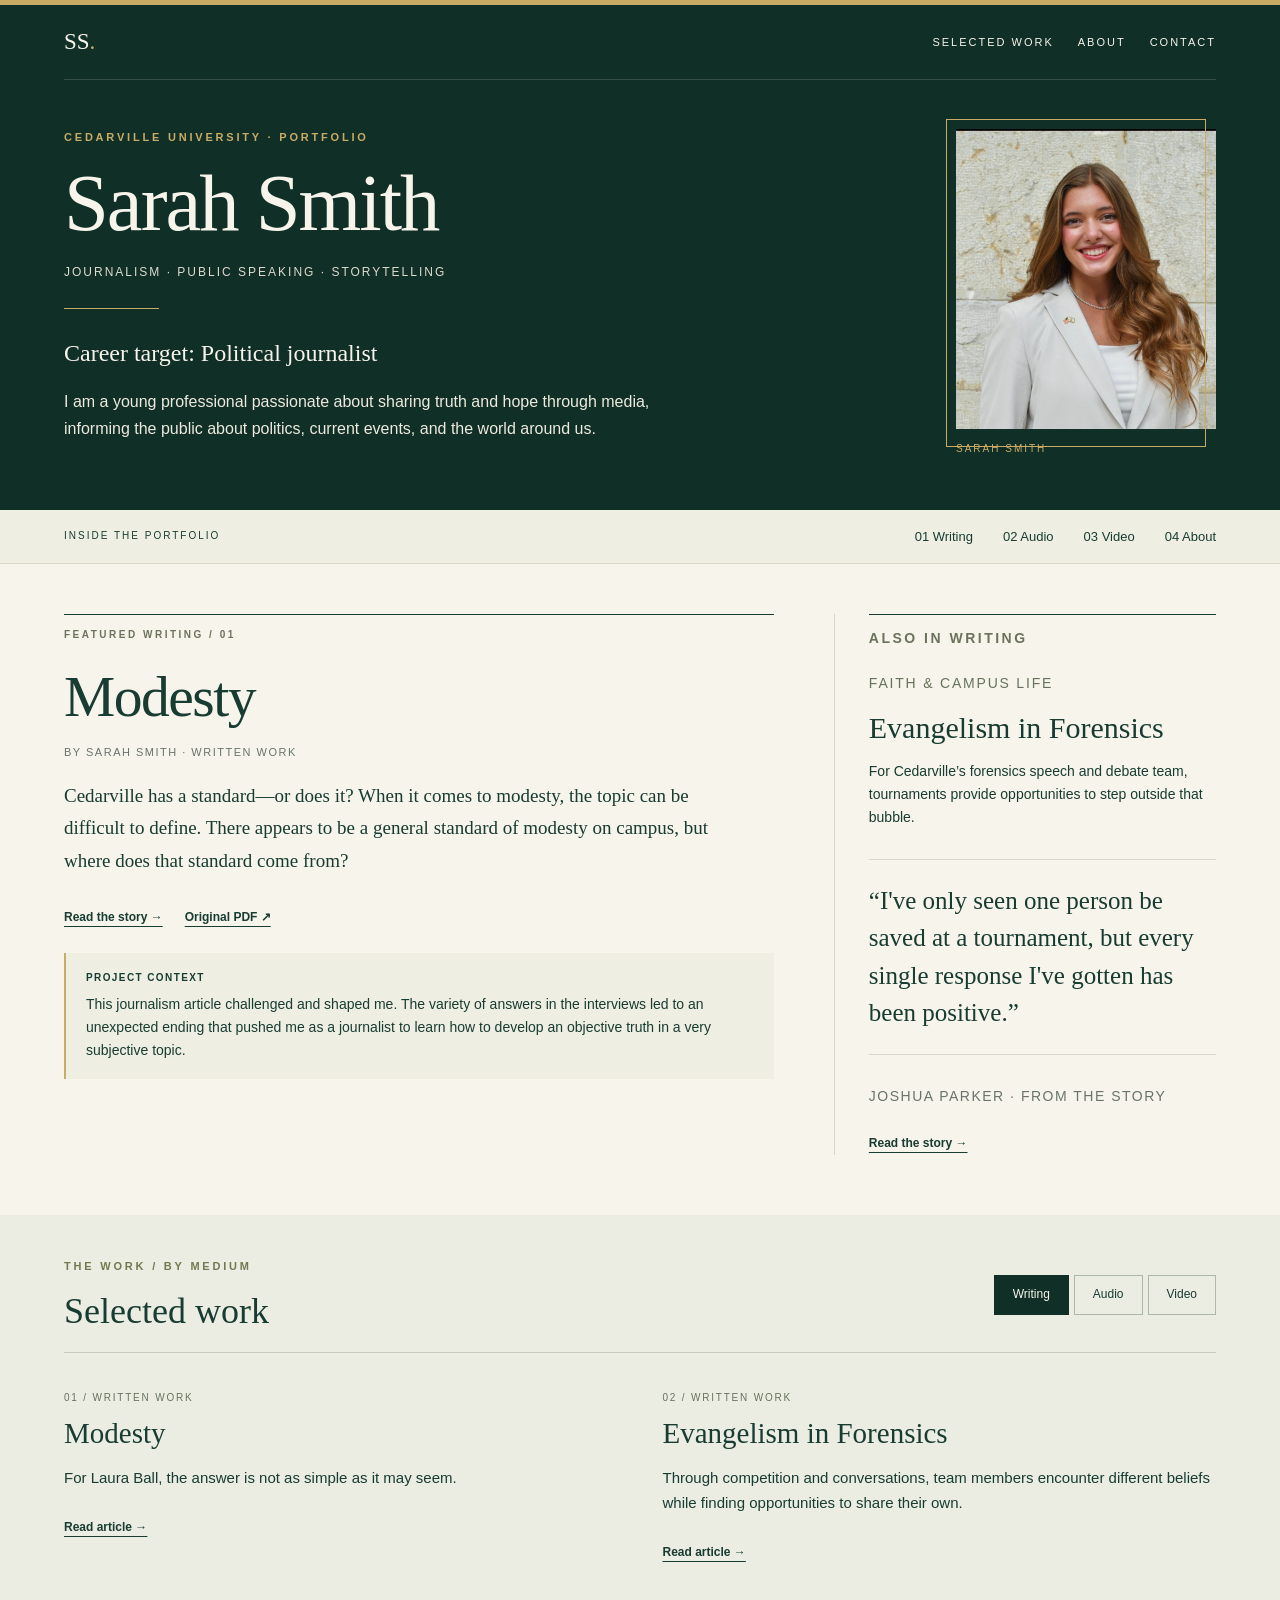
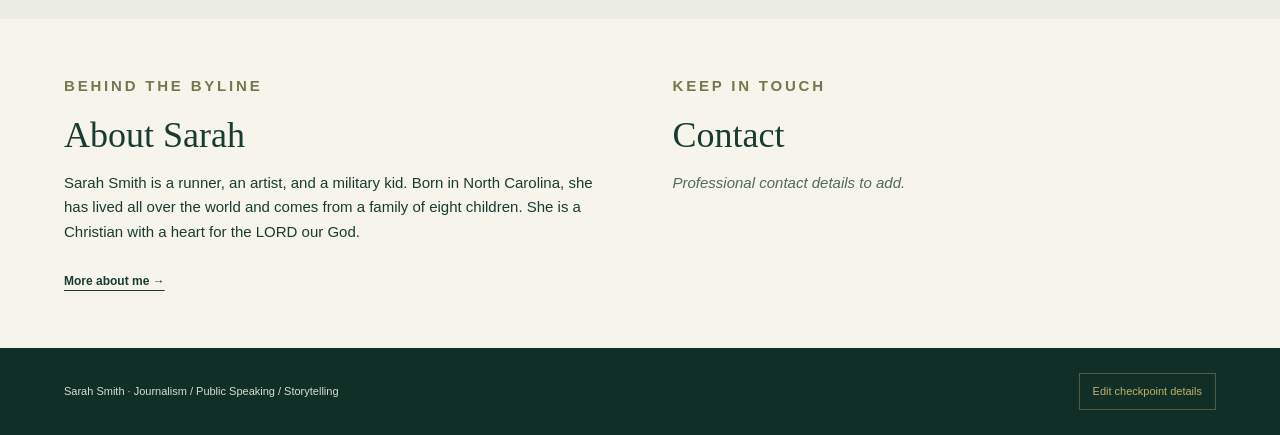
<file: index.html>
<!doctype html>
<html lang="en"><head><meta charset="UTF-8"><meta name="viewport" content="width=device-width,initial-scale=1"><meta name="description" content="Sarah Smith — journalism, public speaking and storytelling. Writing, radio and video portfolio."><title>Sarah Smith | Journalism & Storytelling</title><link rel="stylesheet" href="style.css"></head>
<body><a class="skip" href="#main">Skip to content</a>
<div class="draft-note" id="draft-note">Checkpoint draft · Add your branding statement and project context before submitting. <button type="button" data-edit>Edit my details</button></div>
<header class="masthead"><div class="wrap topline"><a href="#" class="wordmark">SS<span style="color:var(--gold)">.</span></a><nav aria-label="Main navigation"><a href="#work">Selected work</a><a href="about.html">About</a><a href="#contact">Contact</a></nav></div>
<div class="wrap identity"><div><p class="eyebrow">Cedarville University · Portfolio</p><h1>Sarah Smith</h1><p class="disciplines">Journalism · Public Speaking · Storytelling</p><div class="rule"></div><p class="target" data-copy="target">Career target: Political journalist</p><p class="brand" data-copy="brand">I am a young professional passionate about sharing truth and hope through media, informing the public about politics, current events, and the world around us.</p></div><figure class="portrait"><img src="assets/headshot.jpg" alt="Sarah Smith smiling in a professional headshot" width="1000" height="1250"><figcaption>Sarah Smith</figcaption></figure></div></header>
<div class="contents"><div class="wrap"><p>Inside the portfolio</p><nav aria-label="Content areas"><a href="#work" data-tab="writing">01 Writing</a><a href="#work" data-tab="audio">02 Audio</a><a href="#work" data-tab="video">03 Video</a><a href="about.html">04 About</a></nav></div></div>
<main id="main"><section class="wrap feature" aria-labelledby="featured-title"><article><p class="section-label">Featured writing / 01</p><h2 id="featured-title">Modesty</h2><p class="byline">By Sarah Smith · Written work</p><p class="excerpt">Cedarville has a standard—or does it? When it comes to modesty, the topic can be difficult to define. There appears to be a general standard of modesty on campus, but where does that standard come from?</p><a class="link" href="modesty.html">Read the story →</a><a class="link" href="assets/modesty.pdf" target="_blank" rel="noopener">Original PDF ↗</a><div class="context"><strong>Project context</strong><div data-copy="context">This journalism article challenged and shaped me. The variety of answers in the interviews led to an unexpected ending that pushed me as a journalist to learn how to develop an objective truth in a very subjective topic.</div></div></article><aside class="sidebar"><p class="section-label">Also in writing</p><p class="medium">Faith &amp; campus life</p><h3>Evangelism in Forensics</h3><p>For Cedarville’s forensics speech and debate team, tournaments provide opportunities to step outside that bubble.</p><blockquote class="quote">“I've only seen one person be saved at a tournament, but every single response I've gotten has been positive.”</blockquote><p class="byline">Joshua Parker · From the story</p><a class="link" href="evangelism-in-forensics.html">Read the story →</a></aside></section>
<section class="archive" id="work"><div class="wrap"><div class="archive-head"><div><p class="eyebrow" style="color:#73794f">The work / By medium</p><h2>Selected work</h2></div><div class="tabs" role="tablist" aria-label="Work categories"><button id="tab-writing" role="tab" aria-selected="true" aria-controls="panel-writing" data-tab="writing">Writing</button><button id="tab-audio" role="tab" aria-selected="false" aria-controls="panel-audio" tabindex="-1" data-tab="audio">Audio</button><button id="tab-video" role="tab" aria-selected="false" aria-controls="panel-video" tabindex="-1" data-tab="video">Video</button></div></div>
<div id="panel-writing" role="tabpanel" aria-labelledby="tab-writing"><div class="writing-list"><article class="work"><span class="medium">01 / Written work</span><h3>Modesty</h3><p>For Laura Ball, the answer is not as simple as it may seem.</p><a class="link" href="modesty.html">Read article →</a></article><article class="work"><span class="medium">02 / Written work</span><h3>Evangelism in Forensics</h3><p>Through competition and conversations, team members encounter different beliefs while finding opportunities to share their own.</p><a class="link" href="evangelism-in-forensics.html">Read article →</a></article></div></div>
<div id="panel-audio" role="tabpanel" aria-labelledby="tab-audio" hidden><div class="media-layout"><article class="work"><span class="medium">03 / Radio story &amp; script</span><h3>ALT 2 Recap</h3><audio controls preload="metadata" style="width:100%;margin:12px 0" aria-label="Sarah Smith’s ALT Night radio story"><source src="assets/alt-night.mp3" type="audio/mpeg">Your browser cannot play this audio. <a href="assets/alt-night.mp3">Download the radio story</a>.</audio><p class="script">Excitement is building at Cedarville University as students look forward to ALT Night Two this weekend.</p><a class="link" href="alt-night-script.html">Read the script →</a><a class="link" href="assets/alt-night-script.pdf" target="_blank" rel="noopener">Original PDF ↗</a></article><div><p class="section-label">Audio / ALT Night Two</p><p>Listen to the radio story, or read the supplied script.</p><a class="link" href="assets/alt-night.mp3" download>Download audio ↓</a></div></div></div>
<div id="panel-video" role="tabpanel" aria-labelledby="tab-video" hidden><div class="media-layout"><video controls playsinline preload="none" poster="assets/video-poster.jpg" aria-label="ALT Night Two video"><source src="assets/alt-night-video.mp4" type="video/mp4">Your browser cannot play this video. <a href="assets/alt-night-video.mp4">Download the ALT Night Two video</a>.</video><article class="work"><span class="medium">04 / Video</span><h3>ALT Night Two</h3><p>57 seconds · Video</p><p class="pending">Your role, project context, and captions still to add.</p><a class="link" href="assets/alt-night-video.mp4" download>Download video ↓</a></article></div></div>
</div></section>
<section id="about" class="wrap about"><div><p class="eyebrow" style="color:#73794f">Behind the byline</p><h2>About Sarah</h2><p data-copy="bio">Sarah Smith is a runner, an artist, and a military kid. Born in North Carolina, she has lived all over the world and comes from a family of eight children. She is a Christian with a heart for the LORD our God.</p><a class="link" href="about.html">More about me →</a></div><div id="contact"><p class="eyebrow" style="color:#73794f">Keep in touch</p><h2>Contact</h2><p id="contact-copy" class="pending">Professional contact details to add.</p><a id="email-link" class="link" hidden></a><a id="linkedin-link" class="link" target="_blank" rel="noopener" hidden>LinkedIn ↗</a></div></section></main>
<footer class="footer"><div class="wrap"><span>Sarah Smith · Journalism / Public Speaking / Storytelling</span><button type="button" data-edit>Edit checkpoint details</button></div></footer>
<dialog id="editor"><form id="details-form"><h2>Make it yours</h2><p>Add your own wording. Save updates this preview in this browser. Download updated homepage to keep the changes for publishing.</p><label for="target">Career target</label><input id="target" name="target" value="Career target: Political journalist"><label for="brand">One-sentence branding statement</label><textarea id="brand" name="brand" placeholder="Who are you, what value do you bring, and where are you headed?"></textarea><label for="context">Featured project context — 2–3 sentences</label><textarea id="context" name="context" placeholder="What is Modesty? What was your role? Which skills does it demonstrate?"></textarea><label for="bio">About you — optional for this checkpoint</label><textarea id="bio" name="bio"></textarea><label for="email">Professional email — optional</label><input type="email" id="email" name="email"><label for="linkedin">LinkedIn URL — optional</label><input type="url" id="linkedin" name="linkedin" placeholder="https://www.linkedin.com/in/..."><label for="plan">Completion plan for your Canvas comment — 2–3 sentences</label><textarea id="plan" name="plan" placeholder="What will you add or improve? When will you finish it?"></textarea><p>Your completion plan stays here for copying into Canvas; it is not displayed on the public portfolio.</p><div class="actions"><button type="submit">Save my wording</button><button type="button" class="secondary" id="download-page">Download updated homepage</button><button type="button" class="secondary" id="close-editor">Close</button></div><p id="status" role="status"></p></form></dialog>
<script type="application/json" id="portfolio-data">{"bio":"Sarah Smith is a runner, an artist, and a military kid. Born in North Carolina, she has lived all over the world and comes from a family of eight children. She is a Christian with a heart for the LORD our God.","context":"This journalism article challenged and shaped me. The variety of answers in the interviews led to an unexpected ending that pushed me as a journalist to learn how to develop an objective truth in a very subjective topic.","brand":"I am a young professional passionate about sharing truth and hope through media, informing the public about politics, current events, and the world around us."}</script>
<script>
(function(){
 const key='sarah-portfolio-checkpoint-v1';
 const embedded=JSON.parse(document.getElementById('portfolio-data').textContent);
 let saved={};try{saved=JSON.parse(localStorage.getItem(key)||'{}')}catch(e){}
 let data={target:'Career target: Political journalist',...embedded,...saved};
 const form=document.getElementById('details-form'),dialog=document.getElementById('editor');
 function render(){
  const fallback={target:'Career target: Political journalist',brand:'Your one-sentence branding statement goes here.',context:'Add 2–3 sentences: what this project is, your role, and the skills it demonstrates.',bio:'Your introduction, professional interests, and motivation can go here.'};['target','brand','context','bio'].forEach(k=>{const el=document.querySelector('[data-copy="'+k+'"]');el.textContent=data[k]||fallback[k];el.classList.toggle('pending',!data[k])});
  for(const k of ['target','brand','context','bio','email','linkedin','plan'])form.elements[k].value=data[k]||'';
  const email=document.getElementById('email-link');email.hidden=!data.email;if(data.email){email.textContent=data.email;email.href='mailto:'+data.email}
  const linked=document.getElementById('linkedin-link');let valid=false;try{const u=new URL(data.linkedin);valid=u.protocol==='https:'&&(u.hostname==='linkedin.com'||u.hostname.endsWith('.linkedin.com'))}catch(e){}linked.hidden=!valid;if(valid)linked.href=data.linkedin;
  document.getElementById('contact-copy').hidden=!!data.email||valid;
  document.getElementById('draft-note').hidden=!!data.brand&&!!data.context;
 }
 function collect(){for(const k of ['target','brand','context','bio','email','linkedin','plan'])data[k]=form.elements[k].value.trim();}
 function save(){collect();try{localStorage.setItem(key,JSON.stringify(data))}catch(e){}render();}
 document.querySelectorAll('[data-edit]').forEach(b=>b.addEventListener('click',()=>dialog.showModal()));
 document.getElementById('close-editor').onclick=()=>dialog.close();
 form.onsubmit=e=>{e.preventDefault();save();document.getElementById('status').textContent='Saved in this browser. Download the updated homepage to keep these changes for publishing.'};
 document.getElementById('download-page').onclick=()=>{save();const copy=document.documentElement.cloneNode(true);copy.querySelector('#portfolio-data').textContent=JSON.stringify(data).replace(/</g,'\u003c');copy.querySelector('#editor').removeAttribute('open');copy.querySelector('#status').textContent='';const blob=new Blob(['<!doctype html>\n'+copy.outerHTML],{type:'text/html'});const url=URL.createObjectURL(blob);const a=document.createElement('a');a.href=url;a.download='index.html';a.click();setTimeout(()=>URL.revokeObjectURL(url),1500);document.getElementById('status').textContent='Downloaded index.html. Replace the original index.html in your portfolio folder with this file.'};
 function select(name,focus){document.querySelectorAll('[role="tab"]').forEach(b=>{const on=b.dataset.tab===name;b.setAttribute('aria-selected',String(on));b.tabIndex=on?0:-1;if(on&&focus)b.focus()});document.querySelectorAll('[role="tabpanel"]').forEach(p=>p.hidden=p.id!=='panel-'+name);if(name!=='video')document.querySelector('video').pause();}
 document.querySelectorAll('[data-tab]').forEach(b=>b.addEventListener('click',()=>select(b.dataset.tab,false)));
 document.querySelector('[role="tablist"]').addEventListener('keydown',e=>{const names=['writing','audio','video'];let n=names.indexOf(document.activeElement.dataset.tab);if(e.key==='ArrowRight')n=(n+1)%3;else if(e.key==='ArrowLeft')n=(n+2)%3;else if(e.key==='Home')n=0;else if(e.key==='End')n=2;else return;e.preventDefault();select(names[n],true)});
 render();
})();
</script></body></html>
</file>
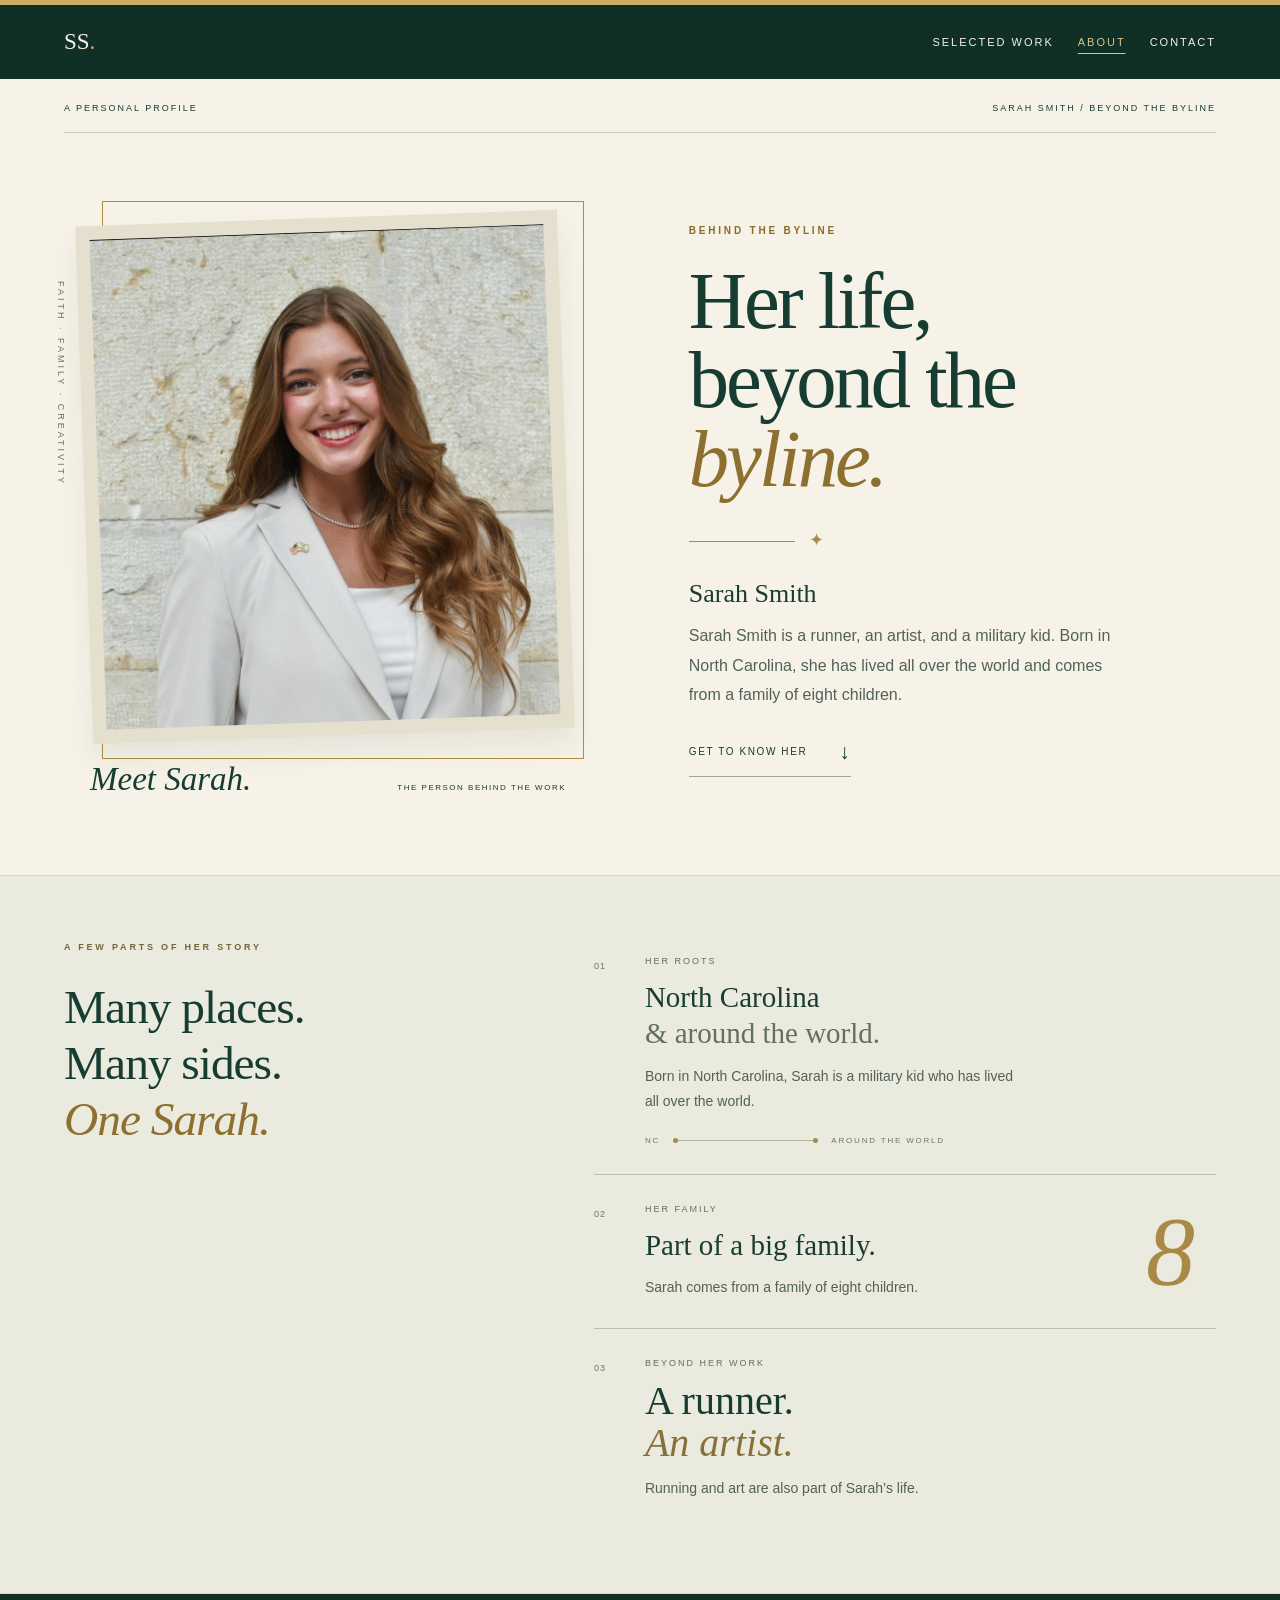
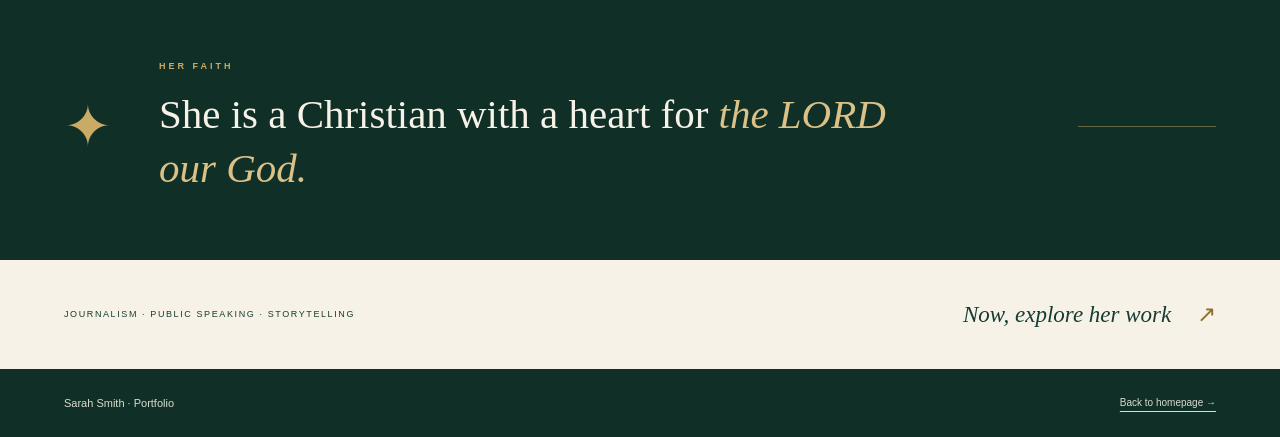
<file: about.html>
<!doctype html>
<html lang="en">
<head>
  <meta charset="UTF-8">
  <meta name="viewport" content="width=device-width,initial-scale=1">
  <meta name="description" content="Get to know Sarah Smith: runner, artist, military kid, and Christian with a heart for the Lord.">
  <title>Beyond the Byline | Sarah Smith</title>
  <link rel="stylesheet" href="style.css">
  <link rel="stylesheet" href="about.css">
</head>
<body class="profile-page">
  <a class="skip" href="#main">Skip to content</a>
  <header class="profile-header">
    <div class="wrap topline">
      <a class="wordmark" href="index.html" aria-label="Sarah Smith homepage">SS<span class="gold">.</span></a>
      <nav aria-label="Main navigation">
        <a href="index.html#work">Selected work</a>
        <a href="about.html" aria-current="page">About</a>
        <a href="index.html#contact">Contact</a>
      </nav>
    </div>
  </header>
  <main id="main">
    <section class="profile-opening wrap" aria-labelledby="profile-title">
      <div class="opening-line"><span>A personal profile</span><span>Sarah Smith / Beyond the byline</span></div>
      <div class="profile-spread">
        <figure class="portrait-spread">
          <div class="portrait-outline" aria-hidden="true"></div>
          <div class="photo-mat"><img src="assets/headshot.jpg" alt="Sarah Smith smiling in a cream blazer" width="1000" height="1250"></div>
          <figcaption><span>Meet Sarah.</span><span class="portrait-note">The person behind the work</span></figcaption>
          <span class="portrait-side" aria-hidden="true">Faith · Family · Creativity</span>
        </figure>
        <div class="profile-intro">
          <p class="eyebrow">Behind the byline</p>
          <h1 id="profile-title">Her life, <br>beyond the <br><em>byline.</em></h1>
          <div class="intro-divider" aria-hidden="true"><span></span><i>✦</i></div>
          <h2>Sarah Smith</h2>
          <p class="intro-copy">Sarah Smith is a runner, an artist, and a military kid. Born in North Carolina, she has lived all over the world and comes from a family of eight children.</p>
          <a href="#her-story" class="story-link">Get to know her <span aria-hidden="true">↓</span></a>
        </div>
      </div>
    </section>
    <section id="her-story" class="story-section" aria-labelledby="story-title">
      <div class="wrap story-layout">
        <div class="story-title"><p class="eyebrow">A few parts of her story</p><h2 id="story-title">Many places. <br>Many sides. <br><em>One Sarah.</em></h2></div>
        <div class="story-details">
          <article class="story-entry origins-entry">
            <span class="entry-number" aria-hidden="true">01</span>
            <div><p class="entry-label">Her roots</p><h3>North Carolina<br><span>&amp; around the world.</span></h3><p>Born in North Carolina, Sarah is a military kid who has lived all over the world.</p><div class="place-line" aria-hidden="true"><span>NC</span><i></i><span>Around the world</span></div></div>
          </article>
          <article class="story-entry family-entry">
            <span class="entry-number" aria-hidden="true">02</span>
            <div class="family-copy"><p class="entry-label">Her family</p><h3>Part of a big family.</h3><p>Sarah comes from a family of eight children.</p></div><span class="family-eight" aria-hidden="true">8</span>
          </article>
          <article class="story-entry interests-entry">
            <span class="entry-number" aria-hidden="true">03</span>
            <div><p class="entry-label">Beyond her work</p><h3>A runner.<br><em>An artist.</em></h3><p>Running and art are also part of Sarah’s life.</p></div>
          </article>
        </div>
      </div>
    </section>
    <section class="faith-panel" aria-labelledby="faith-title">
      <div class="wrap faith-inner">
        <div class="faith-symbol" aria-hidden="true">✦</div>
        <div><p class="eyebrow" id="faith-title">Her faith</p><p class="faith-copy">She is a Christian with a heart for <em>the LORD our God.</em></p></div>
        <span class="faith-rule" aria-hidden="true"></span>
      </div>
    </section>
    <section class="profile-closing wrap" aria-label="Explore Sarah’s portfolio"><p>Journalism · Public speaking · Storytelling</p><a href="index.html#work">Now, explore her work <span aria-hidden="true">↗</span></a></section>
  </main>
  <footer class="footer"><div class="wrap"><span>Sarah Smith · Portfolio</span><a href="index.html">Back to homepage →</a></div></footer>
</body>
</html>
</file>
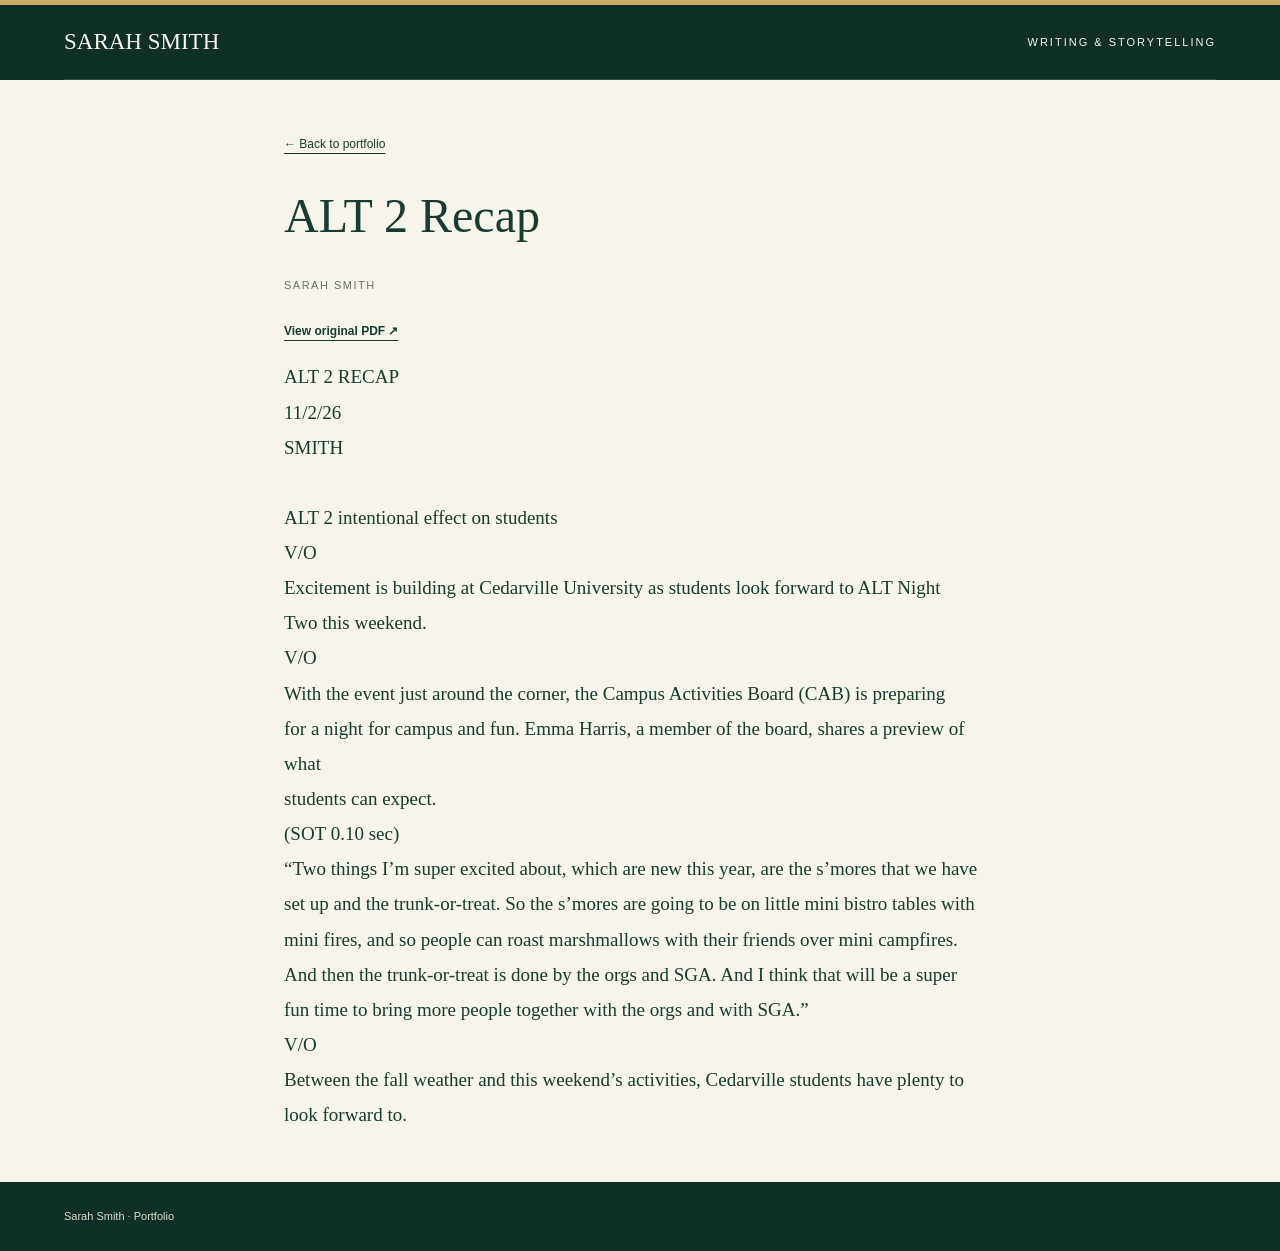
<file: alt-night-script.html>
<!doctype html><html lang="en"><head><meta charset="UTF-8"><meta name="viewport" content="width=device-width,initial-scale=1"><title>ALT 2 Recap | Sarah Smith</title><link rel="stylesheet" href="style.css"></head><body><header class="masthead"><div class="wrap topline"><a class="wordmark" href="index.html">Sarah Smith</a><span>Writing &amp; storytelling</span></div></header><main class="reader"><a class="back" href="index.html#work">← Back to portfolio</a><h1>ALT 2 Recap</h1><p class="byline">Sarah Smith</p><p><a class="link" href="assets/alt-night-script.pdf">View original PDF ↗</a></p><div class="article-text">ALT 2 RECAP 
11/2/26 
SMITH 
 
ALT 2 intentional effect on students  
V/O 
Excitement is building at Cedarville University as students look forward to ALT Night 
Two this weekend. 
V/O 
With the event just around the corner, the Campus Activities Board (CAB) is preparing 
for a night for campus and fun. Emma Harris, a member of the board, shares a preview of what 
students can expect. 
(SOT 0.10 sec) 
“Two things I’m super excited about, which are new this year, are the s’mores that we have 
set up and the trunk-or-treat. So the s’mores are going to be on little mini bistro tables with 
mini fires, and so people can roast marshmallows with their friends over mini campfires. 
And then the trunk-or-treat is done by the orgs and SGA. And I think that will be a super 
fun time to bring more people together with the orgs and with SGA.” 
V/O 
Between the fall weather and this weekend’s activities, Cedarville students have plenty to 
look forward to.</div></main><footer class="footer"><div class="wrap">Sarah Smith · Portfolio</div></footer></body></html>
</file>
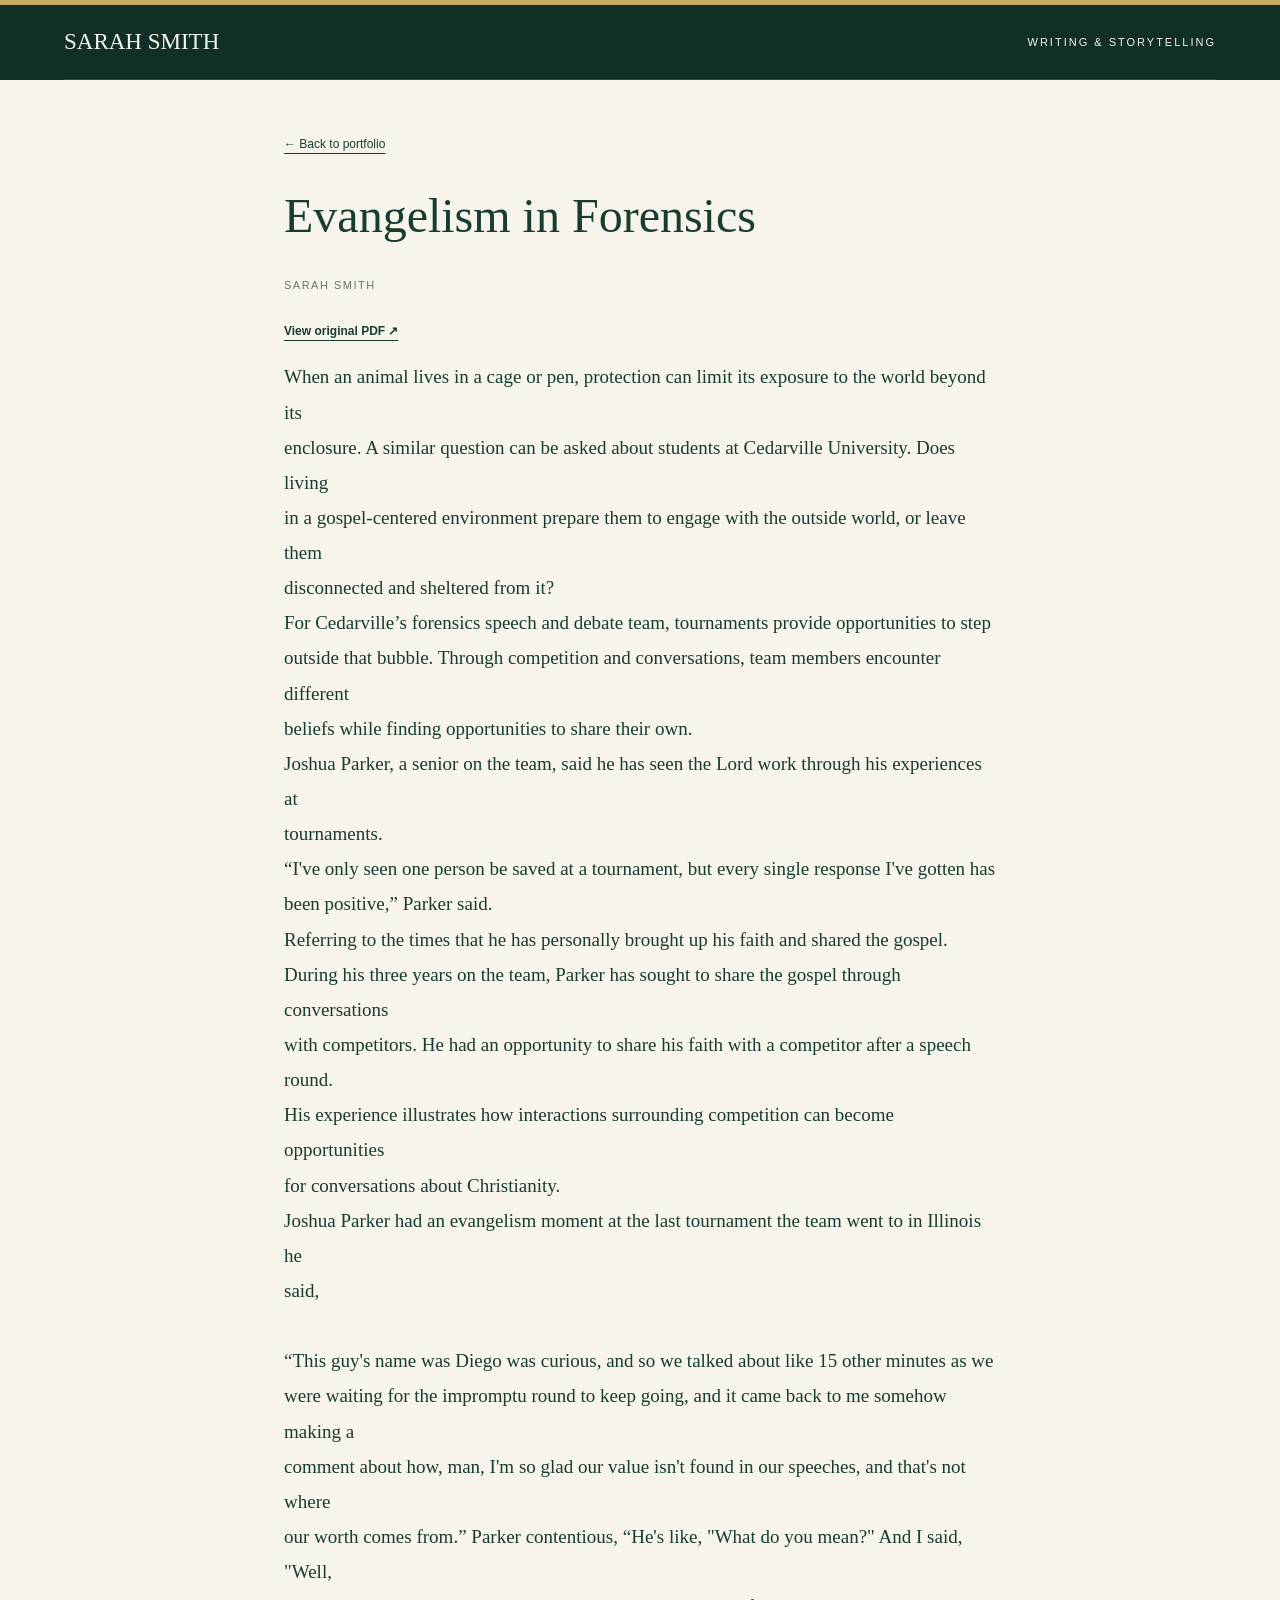
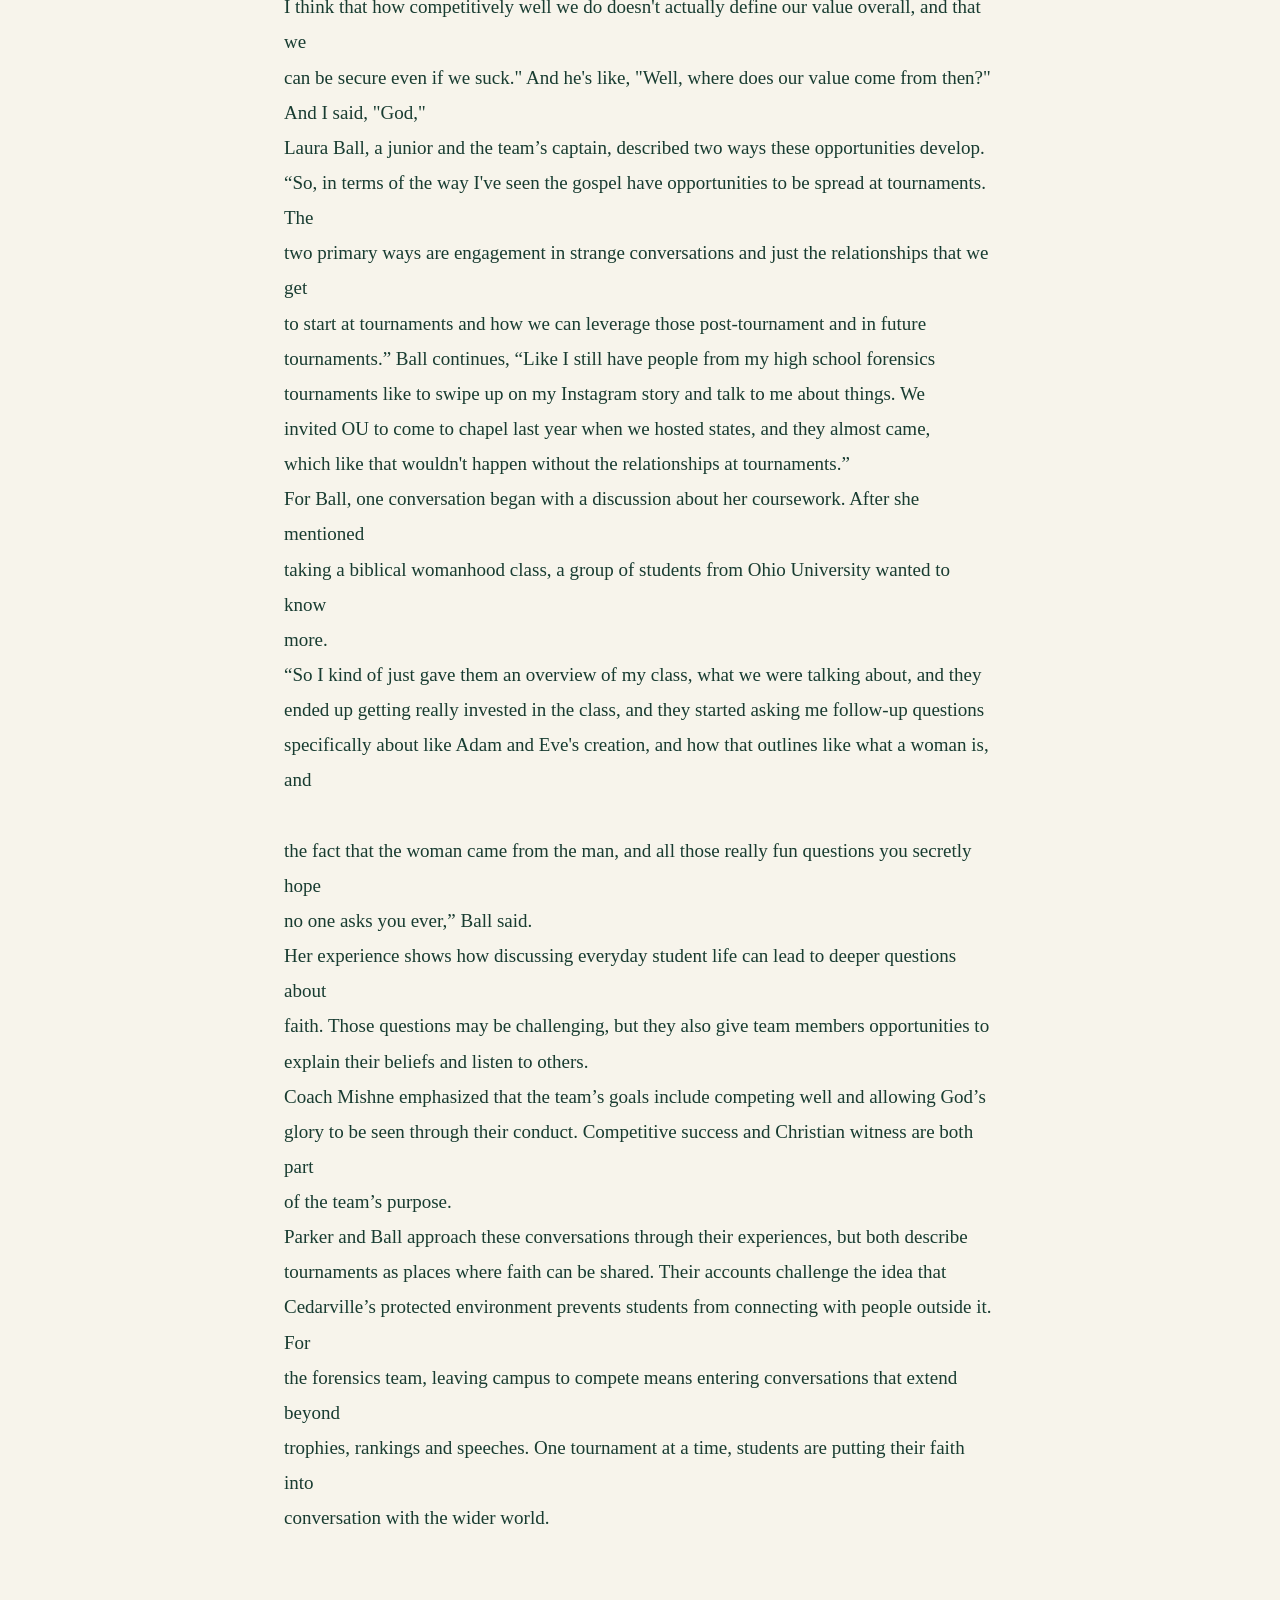
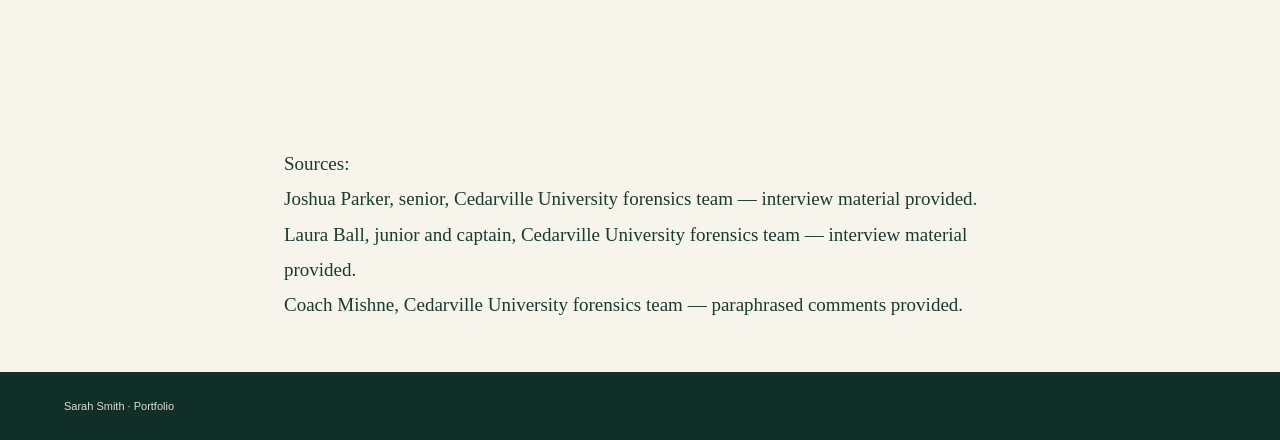
<file: evangelism-in-forensics.html>
<!doctype html><html lang="en"><head><meta charset="UTF-8"><meta name="viewport" content="width=device-width,initial-scale=1"><title>Evangelism in Forensics | Sarah Smith</title><link rel="stylesheet" href="style.css"></head><body><header class="masthead"><div class="wrap topline"><a class="wordmark" href="index.html">Sarah Smith</a><span>Writing &amp; storytelling</span></div></header><main class="reader"><a class="back" href="index.html#work">← Back to portfolio</a><h1>Evangelism in Forensics</h1><p class="byline">Sarah Smith</p><p><a class="link" href="assets/evangelism-in-forensics.pdf">View original PDF ↗</a></p><div class="article-text">When an animal lives in a cage or pen, protection can limit its exposure to the world beyond its 
enclosure. A similar question can be asked about students at Cedarville University. Does living 
in a gospel-centered environment prepare them to engage with the outside world, or leave them 
disconnected and sheltered from it? 
For Cedarville’s forensics speech and debate team, tournaments provide opportunities to step 
outside that bubble. Through competition and conversations, team members encounter different 
beliefs while finding opportunities to share their own. 
Joshua Parker, a senior on the team, said he has seen the Lord work through his experiences at 
tournaments. 
“I&#x27;ve only seen one person be saved at a tournament, but every single response I&#x27;ve gotten has 
been positive,” Parker said. 
Referring to the times that he has personally brought up his faith and shared the gospel.  
During his three years on the team, Parker has sought to share the gospel through conversations 
with competitors. He had an opportunity to share his faith with a competitor after a speech round. 
His experience illustrates how interactions surrounding competition can become opportunities 
for conversations about Christianity. 
Joshua Parker had an evangelism moment at the last tournament the team went to in Illinois he 
said, 

“This guy&#x27;s name was Diego was curious, and so we talked about like 15 other minutes as we 
were waiting for the impromptu round to keep going, and it came back to me somehow making a 
comment about how, man, I&#x27;m so glad our value isn&#x27;t found in our speeches, and that&#x27;s not where 
our worth comes from.” Parker contentious, “He&#x27;s like, &quot;What do you mean?&quot; And I said, &quot;Well, 
I think that how competitively well we do doesn&#x27;t actually define our value overall, and that we 
can be secure even if we suck.&quot; And he&#x27;s like, &quot;Well, where does our value come from then?&quot; 
And I said, &quot;God,&quot; 
Laura Ball, a junior and the team’s captain, described two ways these opportunities develop. 
“So, in terms of the way I&#x27;ve seen the gospel have opportunities to be spread at tournaments. The 
two primary ways are engagement in strange conversations and just the relationships that we get 
to start at tournaments and how we can leverage those post-tournament and in future 
tournaments.” Ball continues, “Like I still have people from my high school forensics 
tournaments like to swipe up on my Instagram story and talk to me about things. We 
invited OU to come to chapel last year when we hosted states, and they almost came, 
which like that wouldn&#x27;t happen without the relationships at tournaments.”  
For Ball, one conversation began with a discussion about her coursework. After she mentioned 
taking a biblical womanhood class, a group of students from Ohio University wanted to know 
more. 
“So I kind of just gave them an overview of my class, what we were talking about, and they 
ended up getting really invested in the class, and they started asking me follow-up questions 
specifically about like Adam and Eve&#x27;s creation, and how that outlines like what a woman is, and 

the fact that the woman came from the man, and all those really fun questions you secretly hope 
no one asks you ever,” Ball said. 
Her experience shows how discussing everyday student life can lead to deeper questions about 
faith. Those questions may be challenging, but they also give team members opportunities to 
explain their beliefs and listen to others. 
Coach Mishne emphasized that the team’s goals include competing well and allowing God’s 
glory to be seen through their conduct. Competitive success and Christian witness are both part 
of the team’s purpose. 
Parker and Ball approach these conversations through their experiences, but both describe 
tournaments as places where faith can be shared. Their accounts challenge the idea that 
Cedarville’s protected environment prevents students from connecting with people outside it. For 
the forensics team, leaving campus to compete means entering conversations that extend beyond 
trophies, rankings and speeches. One tournament at a time, students are putting their faith into 
conversation with the wider world. 
 
 
 
 
 

Sources: 
Joshua Parker, senior, Cedarville University forensics team — interview material provided. 
Laura Ball, junior and captain, Cedarville University forensics team — interview material 
provided. 
Coach Mishne, Cedarville University forensics team — paraphrased comments provided.</div></main><footer class="footer"><div class="wrap">Sarah Smith · Portfolio</div></footer></body></html>
</file>
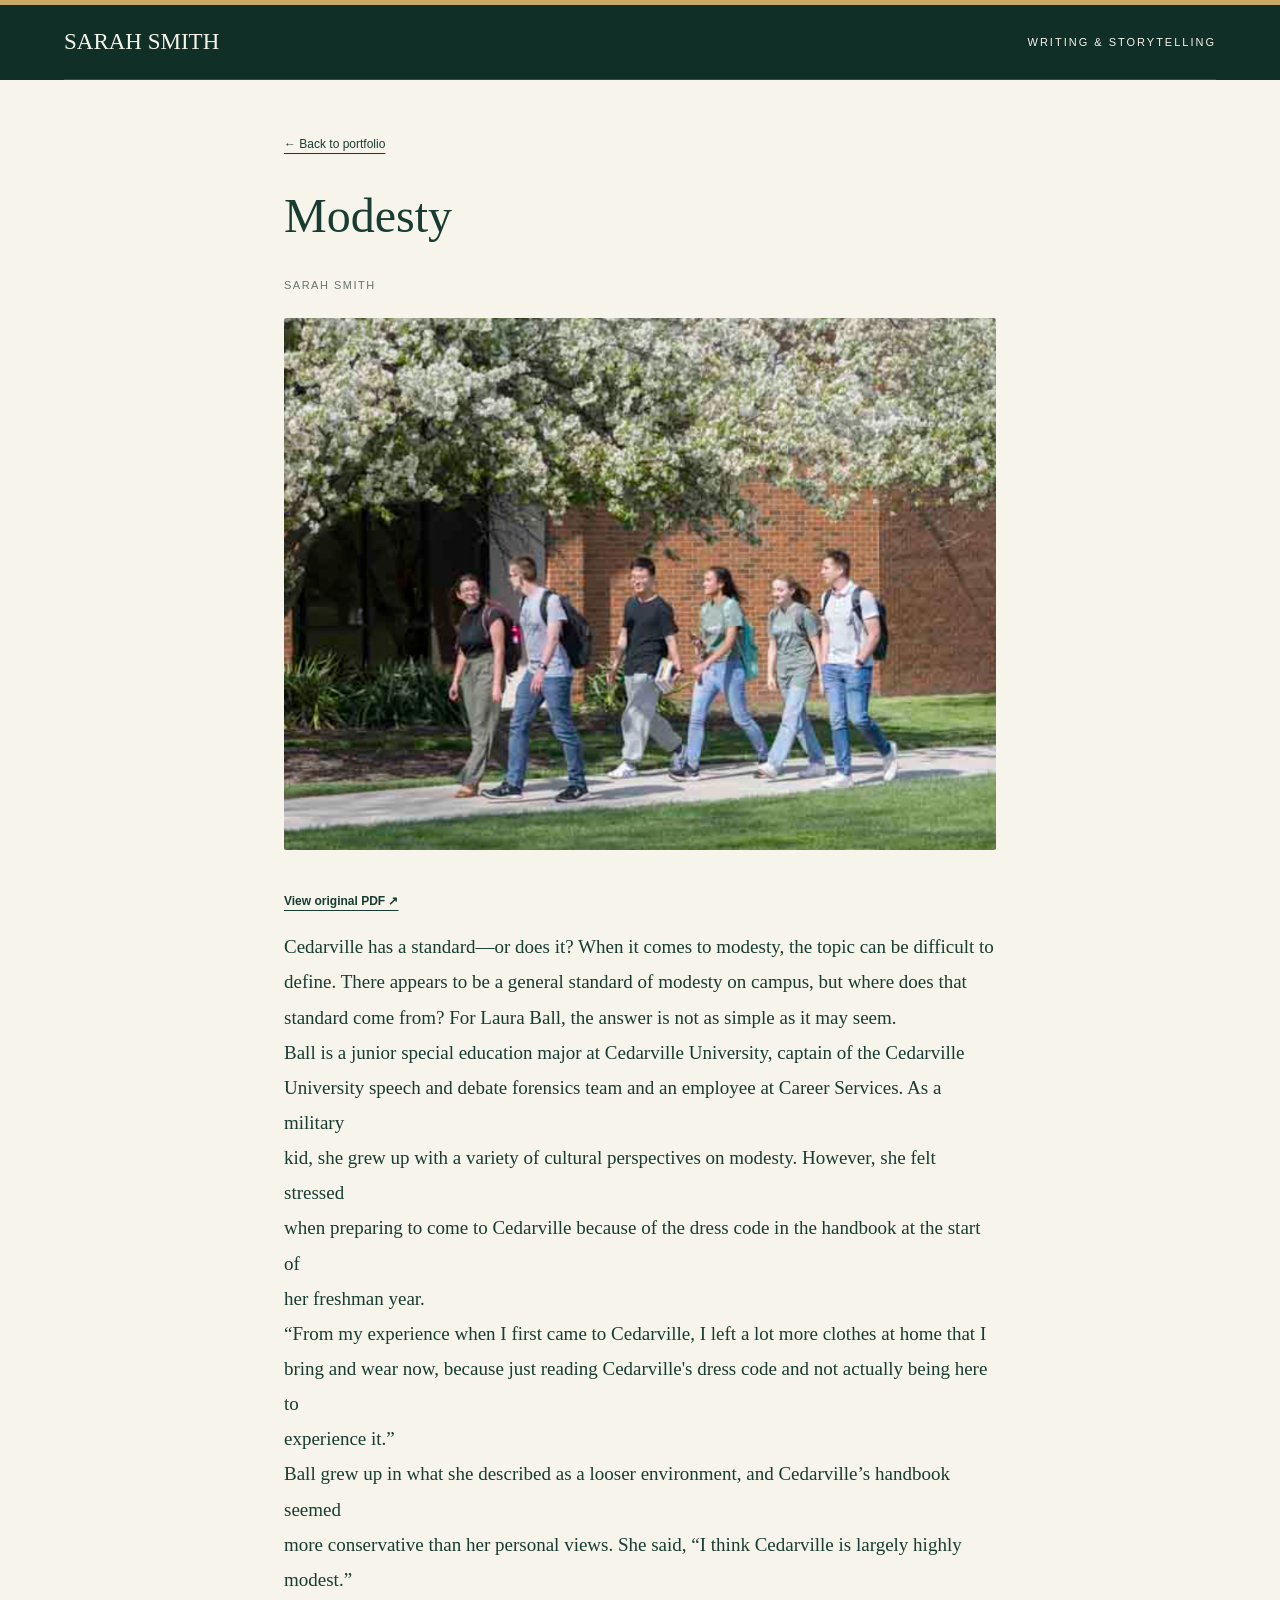
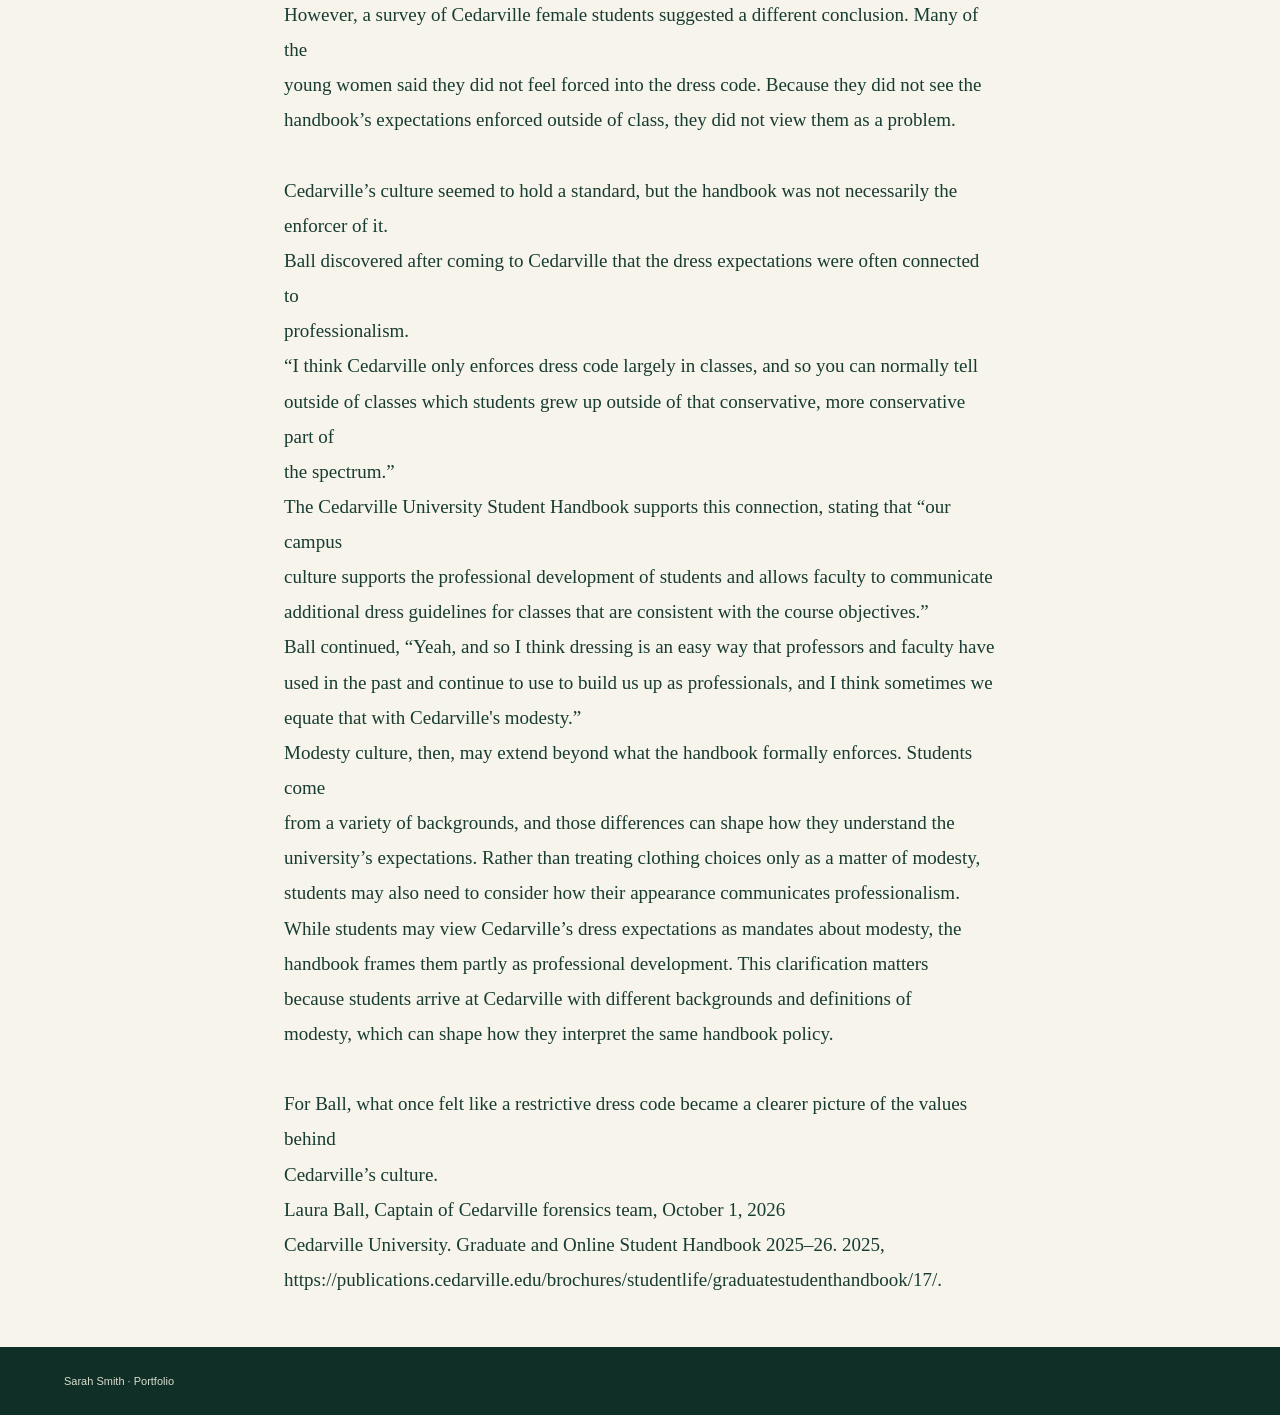
<file: modesty.html>
<!doctype html><html lang="en"><head><meta charset="UTF-8"><meta name="viewport" content="width=device-width,initial-scale=1"><title>Modesty | Sarah Smith</title><link rel="stylesheet" href="style.css"></head><body><header class="masthead"><div class="wrap topline"><a class="wordmark" href="index.html">Sarah Smith</a><span>Writing &amp; storytelling</span></div></header><main class="reader"><a class="back" href="index.html#work">← Back to portfolio</a><h1>Modesty</h1><p class="byline">Sarah Smith</p><figure style="margin:24px 0 30px"><img src="assets/for%20da%20port%202026.png" alt="Students walking together along a campus sidewalk beneath flowering trees" style="display:block;width:100%;height:auto;border-radius:2px"></figure><p><a class="link" href="assets/modesty.pdf">View original PDF ↗</a></p><div class="article-text">Cedarville has a standard—or does it? When it comes to modesty, the topic can be difficult to 
define. There appears to be a general standard of modesty on campus, but where does that 
standard come from? For Laura Ball, the answer is not as simple as it may seem. 
Ball is a junior special education major at Cedarville University, captain of the Cedarville 
University speech and debate forensics team and an employee at Career Services. As a military 
kid, she grew up with a variety of cultural perspectives on modesty. However, she felt stressed 
when preparing to come to Cedarville because of the dress code in the handbook at the start of 
her freshman year. 
“From my experience when I first came to Cedarville, I left a lot more clothes at home that I 
bring and wear now, because just reading Cedarville&#x27;s dress code and not actually being here to 
experience it.” 
Ball grew up in what she described as a looser environment, and Cedarville’s handbook seemed 
more conservative than her personal views. She said, “I think Cedarville is largely highly 
modest.” 
However, a survey of Cedarville female students suggested a different conclusion. Many of the 
young women said they did not feel forced into the dress code. Because they did not see the 
handbook’s expectations enforced outside of class, they did not view them as a problem. 

Cedarville’s culture seemed to hold a standard, but the handbook was not necessarily the 
enforcer of it. 
Ball discovered after coming to Cedarville that the dress expectations were often connected to 
professionalism. 
“I think Cedarville only enforces dress code largely in classes, and so you can normally tell 
outside of classes which students grew up outside of that conservative, more conservative part of 
the spectrum.” 
The Cedarville University Student Handbook supports this connection, stating that “our campus 
culture supports the professional development of students and allows faculty to communicate 
additional dress guidelines for classes that are consistent with the course objectives.” 
Ball continued, “Yeah, and so I think dressing is an easy way that professors and faculty have 
used in the past and continue to use to build us up as professionals, and I think sometimes we 
equate that with Cedarville&#x27;s modesty.” 
Modesty culture, then, may extend beyond what the handbook formally enforces. Students come 
from a variety of backgrounds, and those differences can shape how they understand the 
university’s expectations. Rather than treating clothing choices only as a matter of modesty, 
students may also need to consider how their appearance communicates professionalism. 
While students may view Cedarville’s dress expectations as mandates about modesty, the 
handbook frames them partly as professional development. This clarification matters 
because students arrive at Cedarville with different backgrounds and definitions of 
modesty, which can shape how they interpret the same handbook policy. 

For Ball, what once felt like a restrictive dress code became a clearer picture of the values behind 
Cedarville’s culture. 
Laura Ball, Captain of Cedarville forensics team, October 1, 2026  
Cedarville University. Graduate and Online Student Handbook 2025–26. 2025, 
https://publications.cedarville.edu/brochures/studentlife/graduatestudenthandbook/17/.</div></main><footer class="footer"><div class="wrap">Sarah Smith · Portfolio</div></footer></body></html>
</file>
<file: style.css>
:root{--green:#102f27;--deep:#0b251f;--gold:#c9ab65;--paper:#f7f4eb;--ink:#183c31;--muted:#68746b;--line:#d8d7c9}*{box-sizing:border-box}html{scroll-behavior:smooth}body{margin:0;background:var(--paper);color:var(--ink);font-family:Arial,Helvetica,sans-serif;line-height:1.65}button,input,textarea{font:inherit}a{color:inherit;text-underline-offset:5px}button,a{touch-action:manipulation}button{cursor:pointer}a:focus-visible,button:focus-visible,input:focus-visible,textarea:focus-visible{outline:3px solid #a67e2f;outline-offset:5px}.wrap{width:min(1180px,90%);margin:auto}.masthead{background:var(--green);color:var(--paper);border-top:5px solid var(--gold)}.topline{display:flex;justify-content:space-between;align-items:center;gap:20px;padding:18px 0;border-bottom:1px solid #ffffff25;font-size:11px;letter-spacing:2px;text-transform:uppercase}.wordmark{font-family:Georgia,serif;font-size:23px;letter-spacing:0;text-decoration:none}.topline nav{display:flex;gap:24px}.topline nav a{text-decoration:none}.identity{display:grid;grid-template-columns:1fr 260px;gap:70px;padding:48px 0 52px;align-items:center}.eyebrow{font-size:11px;letter-spacing:2.8px;text-transform:uppercase;font-weight:700;color:var(--gold);margin:0 0 15px}.identity h1{font-family:Georgia,serif;font-size:clamp(54px,6.3vw,86px);font-weight:400;line-height:1.05;margin:0 0 17px;letter-spacing:-2px}.disciplines{font-size:12px;letter-spacing:2px;text-transform:uppercase;color:#dedbcf}.rule{height:1px;width:95px;background:var(--gold);margin:25px 0}.target{font-family:Georgia,serif;font-size:24px;margin:0 0 12px;font-weight:400}.brand{max-width:620px;font-size:16px;color:#edeade}.pending{font-size:14px;font-style:italic;opacity:.75}.portrait{position:relative}.portrait img{width:100%;height:300px;object-fit:cover;object-position:center 24%;display:block}.portrait:before{content:'';position:absolute;inset:-10px 10px 10px -10px;border:1px solid var(--gold);pointer-events:none}.portrait figcaption{font-size:10px;letter-spacing:2px;text-transform:uppercase;padding-top:12px;color:var(--gold)}figure{margin:0}.contents{border-bottom:1px solid var(--line);background:#eeeee3}.contents .wrap{display:flex;justify-content:space-between;align-items:center;padding:16px 0}.contents p{font-size:10px;letter-spacing:2px;text-transform:uppercase;margin:0}.contents nav{display:flex;gap:30px;font-size:13px}.contents a{text-decoration:none}.feature{display:grid;grid-template-columns:1.3fr .7fr;gap:60px;margin:50px auto 60px}.section-label{font-size:10px;letter-spacing:2.5px;text-transform:uppercase;font-weight:bold;color:#6b735c;border-top:1px solid var(--ink);padding-top:12px;margin:0 0 22px}.feature h2{font:400 clamp(37px,4.5vw,61px)/1.08 Georgia,serif;letter-spacing:-1.5px;margin:0 0 15px}.byline{font-size:11px;letter-spacing:1.5px;text-transform:uppercase;color:var(--muted)}.excerpt{font:19px/1.7 Georgia,serif;max-width:650px}.link{display:inline-block;margin:12px 22px 0 0;font-size:12px;font-weight:bold}.context{margin:24px 0 0;padding:17px 20px;border-left:2px solid var(--gold);background:#efeee3;font-size:14px}.context strong{display:block;font-size:10px;letter-spacing:1.4px;text-transform:uppercase;margin-bottom:6px}.sidebar{border-left:1px solid var(--line);padding-left:34px}.sidebar h3{font:30px/1.2 Georgia,serif;margin:10px 0}.sidebar p{font-size:14px}.quote{font:25px/1.5 Georgia,serif;margin:30px 0;padding:22px 0;border-top:1px solid var(--line);border-bottom:1px solid var(--line)}.archive{background:#ebece2;padding:42px 0 55px}.archive h2,.about h2{font:400 36px Georgia,serif;margin:0}.archive-head{display:flex;align-items:center;justify-content:space-between;gap:20px;border-bottom:1px solid #c7ccbc;margin-bottom:30px;padding-bottom:20px}.tabs{display:flex;gap:5px;flex-wrap:wrap}.tabs button{border:1px solid #aeb8a9;border-radius:0;background:transparent;padding:9px 18px;font-size:12px;color:var(--ink)}.tabs button[aria-selected=true]{background:var(--green);color:var(--paper);border-color:var(--green)}[hidden]{display:none!important}.writing-list{display:grid;grid-template-columns:1fr 1fr;gap:45px}.work h3{font:29px/1.25 Georgia,serif;margin:5px 0 12px}.work p{font-size:15px}.medium{font-size:10px;letter-spacing:1.8px;text-transform:uppercase;color:#65735d}.media-layout{display:grid;grid-template-columns:1fr 1fr;gap:40px;align-items:start}.script{font:18px/1.9 Georgia,serif;border-left:3px solid var(--gold);padding:5px 0 5px 25px;margin:10px 0}.media-layout video{width:100%;display:block;background:#102f27}.about{display:grid;grid-template-columns:1fr 1fr;gap:65px;padding:55px 0}.about p{font-size:15px}.footer{background:var(--green);color:#d9ddcf;padding:25px 0;font-size:11px}.footer .wrap{display:flex;justify-content:space-between;align-items:center;gap:20px}.footer button{background:transparent;color:var(--gold);border:1px solid #c9ab6560;padding:8px 13px;font-size:11px}.draft-note{background:#e5dfcd;padding:12px 20px;font-size:12px;text-align:center}.draft-note button{background:none;border:0;text-decoration:underline;color:var(--ink);font-weight:bold;padding:0 5px}dialog{width:min(720px,94%);max-height:90vh;border:1px solid var(--gold);padding:30px;background:var(--paper);color:var(--ink)}dialog::backdrop{background:#041d18b8}dialog h2{font:30px Georgia,serif;margin:0 0 10px}dialog p{font-size:13px}label{display:block;font-size:12px;font-weight:bold;margin:19px 0 5px}input,textarea{display:block;width:100%;background:white;border:1px solid #a9b4a6;padding:10px;color:var(--ink);font-size:14px}textarea{min-height:88px;resize:vertical}.actions{display:flex;gap:10px;flex-wrap:wrap;margin-top:25px}.actions button{border:1px solid var(--green);background:var(--green);color:white;padding:10px 16px}.actions button.secondary{background:transparent;color:var(--green)}.reader{max-width:760px;margin:50px auto;padding:0 24px}.reader h1{font:48px/1.15 Georgia,serif}.reader .article-text{white-space:pre-line;font:19px/1.85 Georgia,serif}.reader .back{font-size:12px}.skip{position:absolute;left:-10000px}.skip:focus{left:20px;top:10px;background:white;z-index:4;padding:10px}@media(max-width:700px){.topline nav{gap:15px}.topline nav a{font-size:10px}.identity{grid-template-columns:1fr 125px;gap:25px;padding:36px 0}.identity h1{font-size:48px;letter-spacing:-1px}.portrait img{height:180px}.portrait figcaption{font-size:8px;letter-spacing:1px}.disciplines{font-size:9px;letter-spacing:1px}.target{font-size:20px}.brand{font-size:14px}.contents nav{gap:18px}.contents p{display:none}.feature{grid-template-columns:1fr;gap:35px;margin-top:35px}.feature h2{font-size:44px}.sidebar{border-left:0;padding-left:0;border-top:1px solid var(--line);padding-top:25px}.quote{font-size:23px}.archive-head{display:block}.tabs{margin-top:20px}.writing-list,.media-layout,.about{grid-template-columns:1fr;gap:30px}.about{padding:40px 0}.footer .wrap{flex-wrap:wrap}}@media(max-width:400px){.identity{grid-template-columns:1fr}.portrait{width:165px}.portrait img{height:210px}.wordmark{font-size:20px}}@media(prefers-reduced-motion:reduce){html{scroll-behavior:auto}}@media print{.draft-note,.footer button,dialog{display:none}.identity{break-inside:avoid}.masthead{-webkit-print-color-adjust:exact;print-color-adjust:exact}}

.about-heading{padding:48px 0 52px}.about-heading h1{font:400 clamp(52px,7vw,86px)/1.1 Georgia,serif;margin:0 0 18px;letter-spacing:-2px}.about-heading>p:last-child{font-size:12px;letter-spacing:2px;text-transform:uppercase;color:#dfdece}.about-story{display:grid;grid-template-columns:minmax(200px,350px) 1fr;gap:80px;padding:65px 0 85px;align-items:start}.about-story figure img{width:100%;display:block}.about-story figcaption{font-size:10px;letter-spacing:2px;text-transform:uppercase;margin-top:12px;color:var(--muted)}.about-story article>p{font:22px/1.7 Georgia,serif}.about-story article>.section-label{font:700 10px/1.65 Arial,sans-serif}.about-story article>.about-lead{font:35px/1.35 Georgia,serif;margin:25px 0}.faith-statement{border-top:1px solid var(--line);border-bottom:1px solid var(--line);padding:25px 0;margin:30px 0}.faith-statement .eyebrow{color:#8a702d}.faith-statement>p:last-child{font:28px/1.5 Georgia,serif;margin:0}@media(max-width:700px){.about-story{grid-template-columns:1fr;gap:30px;padding:35px 0 50px}.about-story figure{max-width:260px}.about-story article>.about-lead{font-size:29px}.about-heading{padding:35px 0}.about-heading h1{font-size:58px}}
</file>
<file: about.css>
/* About: an editorial portrait spread. */
.profile-page{background:#f6f2e8;color:#173c31}
.profile-header{background:#102f27;color:#f6f2e8;border-top:5px solid #c9ab65}
.gold{color:#c9ab65}
.profile-header .topline{border:0}
.profile-header nav [aria-current=page]{color:#dbc488;text-decoration:underline;text-underline-offset:7px}
.opening-line{display:flex;justify-content:space-between;gap:20px;border-bottom:1px solid #c6cbbb;padding:22px 0 16px;font-size:9px;letter-spacing:2px;text-transform:uppercase}
.profile-spread{display:grid;grid-template-columns:46% 1fr;gap:8%;align-items:center;padding:68px 12px 76px 20px}
.portrait-spread{position:relative;padding:17px 18px 0 0;max-width:500px}
.portrait-outline{position:absolute;inset:0 0 40px 18px;border:1px solid #ae8c43;pointer-events:none}
.photo-mat{position:relative;background:#e5dfce;padding:14px;transform:rotate(-2deg);box-shadow:0 16px 28px #102f2712}
.photo-mat img{width:100%;height:490px;object-fit:cover;object-position:center 24%;display:block;filter:saturate(.85)}
.portrait-spread figcaption{position:relative;display:flex;justify-content:space-between;align-items:baseline;gap:15px;padding:24px 0 0 6px}
.portrait-spread figcaption>span:first-child{font:italic 33px/1.2 Georgia,serif}
.portrait-note{font-size:8px;letter-spacing:1.5px;text-transform:uppercase}
.portrait-side{position:absolute;writing-mode:vertical-rl;left:-31px;top:80px;font-size:9px;letter-spacing:3px;text-transform:uppercase;color:#66725d}
.profile-intro .eyebrow{color:#8b6b29;font-size:10px}
.profile-intro h1{font:400 clamp(60px,6.3vw,91px)/.98 Georgia,serif;letter-spacing:-3px;margin:22px 0 28px}
.profile-intro h1 em{font-weight:400;color:#8d702f}
.intro-divider{display:flex;align-items:center;gap:14px;width:135px;margin-bottom:23px}
.intro-divider span{height:1px;background:#ab8b48;flex:1}.intro-divider i{font-size:18px;color:#ab8b48;font-style:normal}
.profile-intro h2{font:400 26px Georgia,serif;margin:0 0 12px}
.intro-copy{font:16px/1.85 Arial,sans-serif;color:#526256;max-width:430px;margin:0}
.story-link{font-size:10px;letter-spacing:1.6px;text-transform:uppercase;display:inline-flex;align-items:center;gap:32px;margin-top:25px;text-decoration:none;border-bottom:1px solid #9da892;padding-bottom:7px}.story-link span{font-size:21px}
.story-section{background:#eaeade;border-top:1px solid #d5d8c8;border-bottom:1px solid #d5d8c8;padding:64px 0}
.story-layout{display:grid;grid-template-columns:38% 1fr;gap:8%}
.story-title .eyebrow{font-size:9px;color:#75673c}.story-title h2{font:400 clamp(35px,3.7vw,52px)/1.18 Georgia,serif;letter-spacing:-1px;margin:25px 0}.story-title h2 em{font-weight:400;color:#8d702f}
.story-entry{display:grid;grid-template-columns:36px 1fr;gap:15px;padding:27px 0;border-top:1px solid #b9c1ae}.story-entry:first-child{padding-top:14px;border-top:0}.entry-number{font-size:9px;letter-spacing:1px;color:#6b795e;padding-top:5px}.entry-label{font-size:9px;letter-spacing:2px;text-transform:uppercase;color:#637152;margin:0 0 10px}.story-entry h3{font:400 29px/1.25 Georgia,serif;margin:0 0 12px}.story-entry h3 span{color:#62715b}.story-entry p:not(.entry-label){font-size:14px;line-height:1.8;max-width:380px;margin:0;color:#526256}.place-line{display:flex;align-items:center;gap:13px;max-width:300px;margin-top:20px;text-transform:uppercase;letter-spacing:1.8px;font-size:8px;color:#6b795e}.place-line i{height:1px;flex:1;background:#aeb99e;position:relative}.place-line i:before,.place-line i:after{content:'';position:absolute;top:-2px;width:5px;height:5px;border-radius:50%;background:#a68b4d}.place-line i:before{left:0}.place-line i:after{right:0}.family-entry{grid-template-columns:36px 1fr 70px;align-items:start}.family-eight{font:italic 98px/.9 Georgia,serif;color:#a88a46;align-self:center}.interests-entry h3{font-size:40px;line-height:1.05}.interests-entry h3 em{font-weight:400;color:#88703b}
.faith-panel{background:#102f27;color:#f6f2e8;padding:65px 0;overflow:hidden}.faith-inner{display:grid;grid-template-columns:70px 1fr 12%;gap:25px;align-items:center}.faith-symbol{color:#c9ab65;font-size:57px;line-height:1}.faith-inner .eyebrow{font-size:9px;letter-spacing:3px;margin-bottom:15px}.faith-copy{font:400 clamp(29px,3.2vw,45px)/1.3 Georgia,serif;max-width:760px;margin:0}.faith-copy em{color:#dac187;font-weight:400}.faith-rule{height:1px;background:#c9ab6570}
.profile-closing{display:flex;justify-content:space-between;align-items:center;gap:25px;padding:38px 0}.profile-closing p{font-size:9px;letter-spacing:1.6px;text-transform:uppercase}.profile-closing a{font:italic 23px Georgia,serif;text-decoration:none}.profile-closing a span{font-style:normal;display:inline-block;margin-left:20px;color:#8d702f}.profile-page .footer a{font-size:10px}
@media(min-width:1500px){.profile-spread{gap:10%}.photo-mat img{height:535px}}
@media(max-width:850px){.profile-spread{gap:7%;padding-left:14px}.photo-mat img{height:410px}.profile-intro h1{font-size:64px}.portrait-note{display:none}.story-layout{grid-template-columns:34% 1fr;gap:8%}.faith-inner{grid-template-columns:45px 1fr}.faith-symbol{font-size:40px}.faith-rule{display:none}}
@media(max-width:600px){.opening-line{font-size:8px;letter-spacing:1px}.opening-line span:last-child{max-width:130px;text-align:right}.profile-spread{grid-template-columns:1fr;gap:35px;padding:38px 10px 44px 15px}.portrait-spread{max-width:330px;width:85%;margin:0 auto}.photo-mat img{height:330px}.portrait-spread figcaption>span:first-child{font-size:29px}.portrait-note{display:block;font-size:7px;max-width:90px;text-align:right}.portrait-side{font-size:8px;left:-24px;top:65px}.profile-intro h1{font-size:clamp(58px,15vw,78px);line-height:1;letter-spacing:-2px;margin-top:16px}.profile-intro h1 br:nth-of-type(1){display:none}.profile-intro h1 br:nth-of-type(1):after{content:' '}.profile-intro h2{font-size:25px}.intro-copy{font-size:15px;max-width:none}.story-layout{grid-template-columns:1fr;gap:14px}.story-section{padding:36px 0}.story-title h2{font-size:38px;margin:18px 0 25px}.story-title h2 br:first-of-type{display:none}.story-entry h3{font-size:27px}.story-entry{gap:8px}.family-entry{grid-template-columns:30px 1fr 45px}.family-eight{font-size:74px}.interests-entry h3{font-size:37px}.faith-panel{padding:40px 0}.faith-inner{grid-template-columns:1fr;gap:17px}.faith-symbol{font-size:32px}.faith-copy{font-size:31px}.profile-closing{display:block;padding:26px 0}.profile-closing p{font-size:8px;margin-bottom:15px}.profile-closing a{font-size:22px}}
@media(prefers-reduced-motion:no-preference){.photo-mat{transition:transform .4s ease}.portrait-spread:hover .photo-mat{transform:rotate(0)}}
</file>
